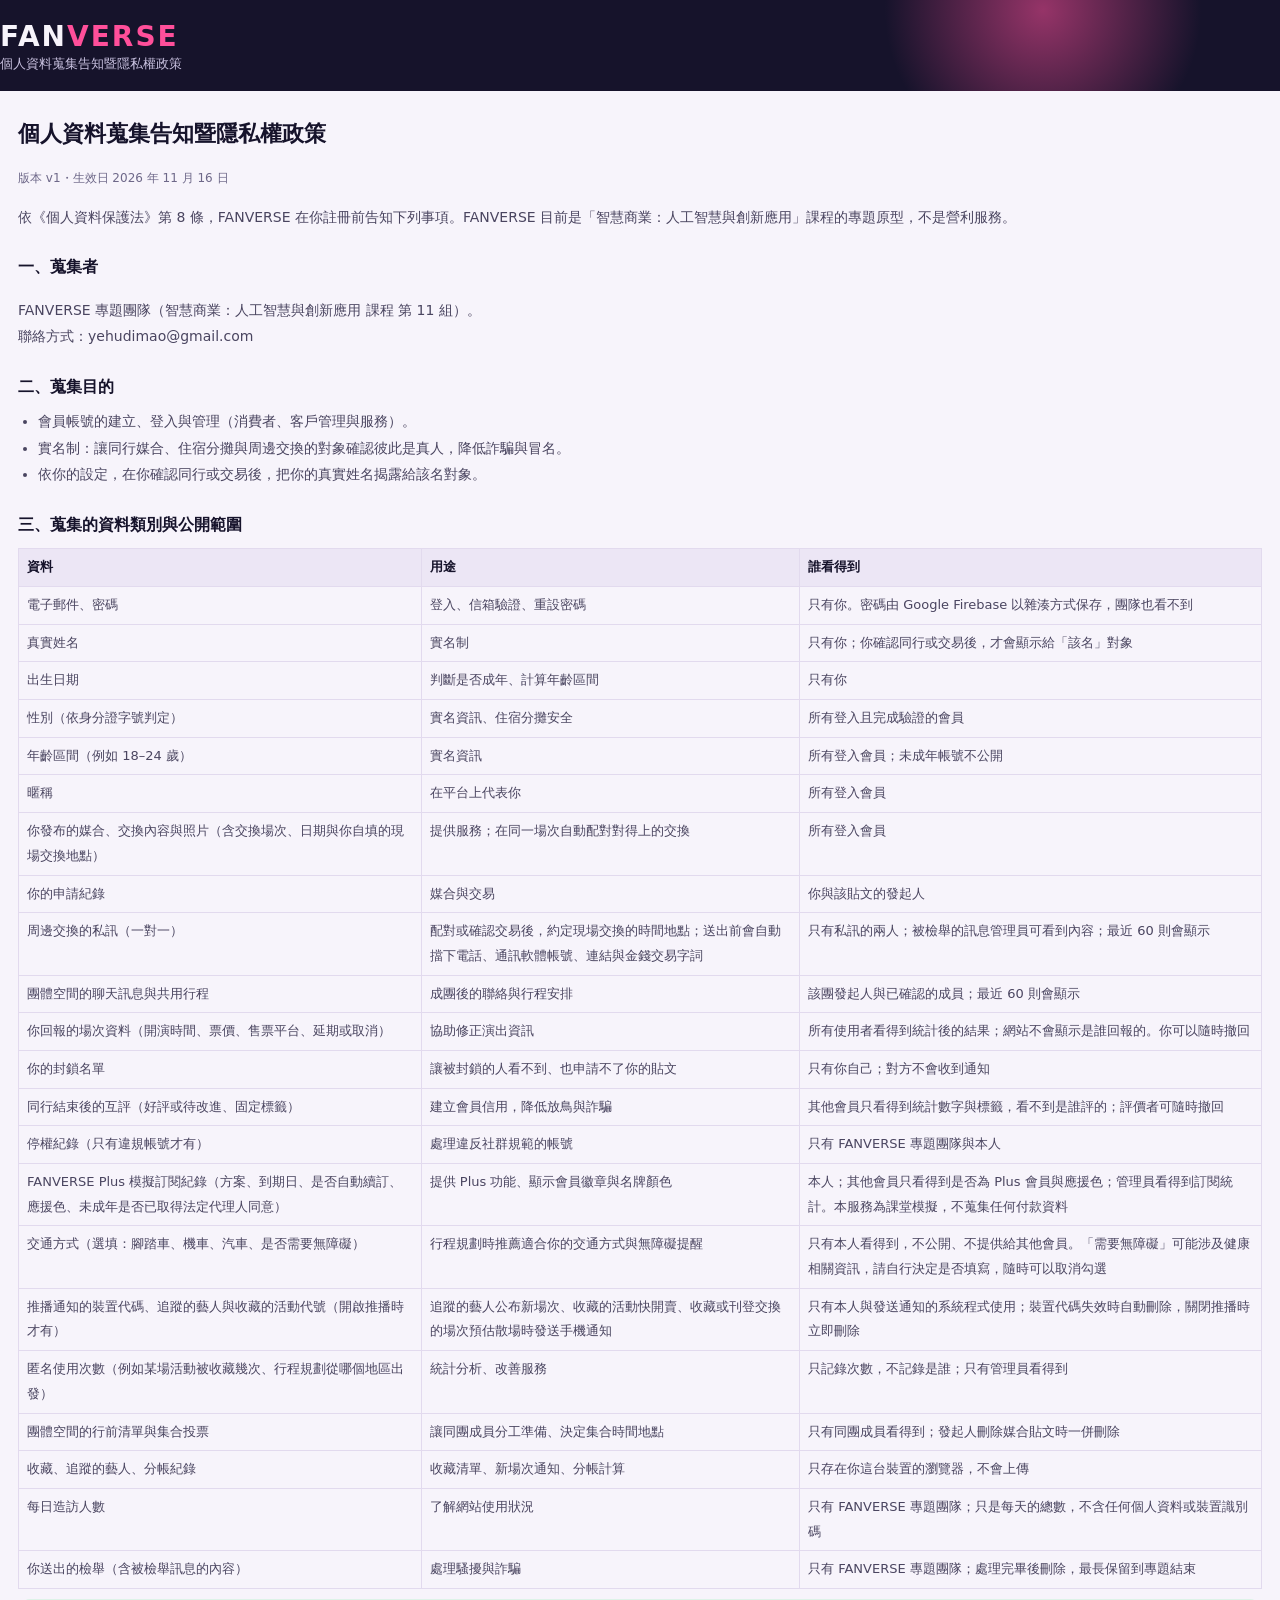
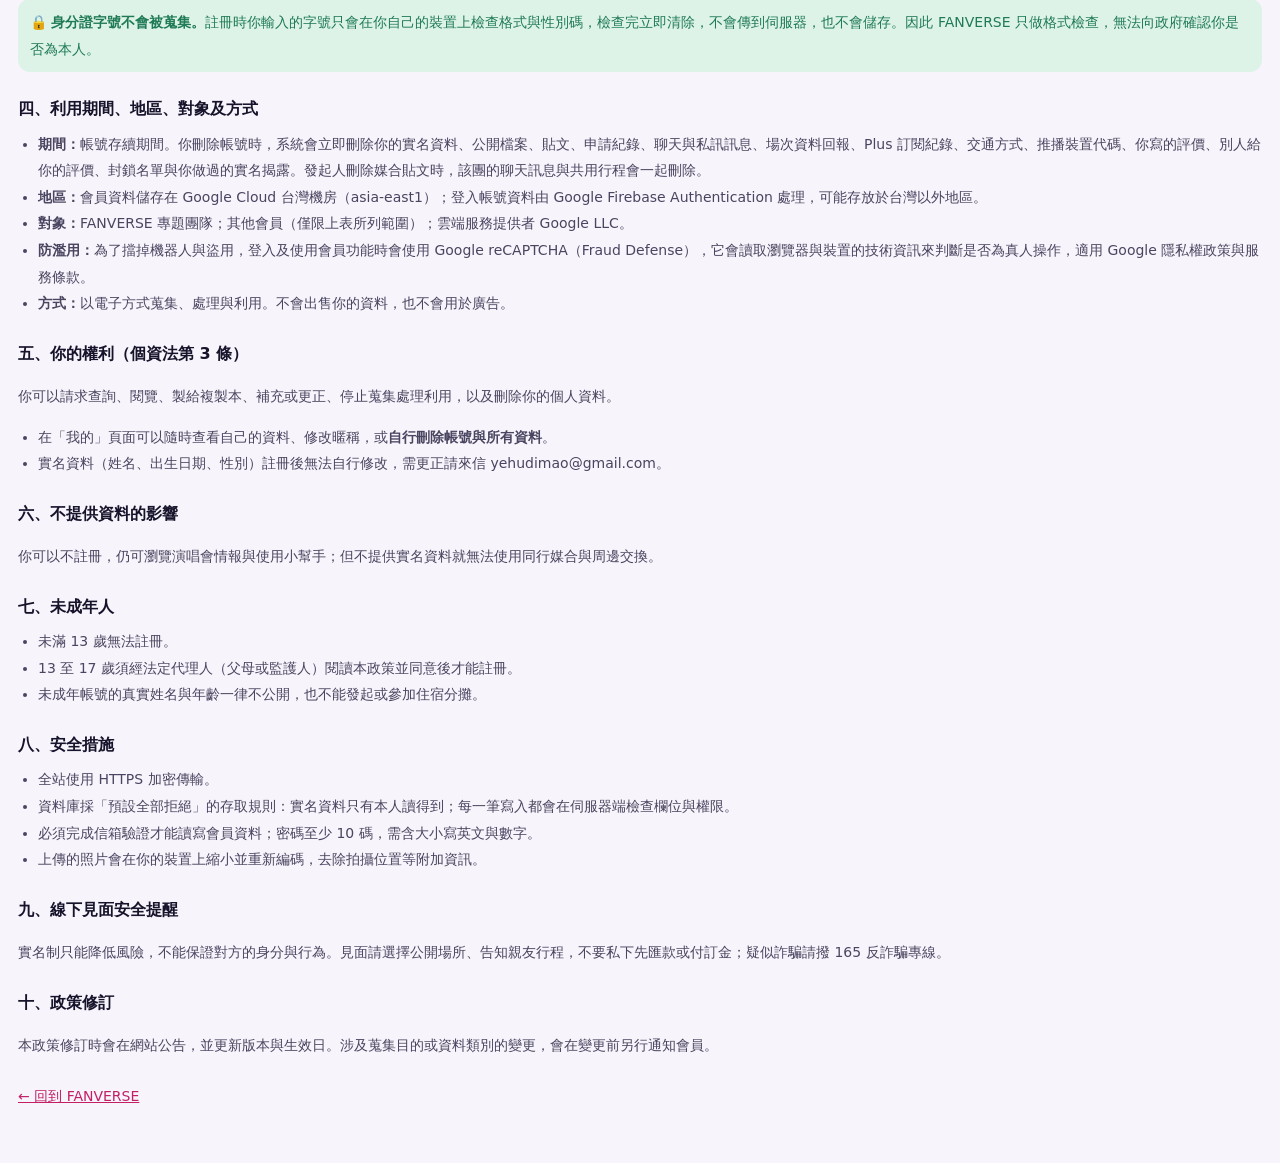
<file: privacy.html>
<!DOCTYPE html>
<html lang="zh-Hant">
<head>
<meta charset="utf-8">
<meta name="viewport" content="width=device-width, initial-scale=1">
<meta http-equiv="Content-Security-Policy" content="default-src 'self'; script-src 'none'; style-src 'self' 'unsafe-inline' https://fonts.googleapis.com; font-src https://fonts.gstatic.com; img-src 'self' data:; object-src 'none'; base-uri 'none'; form-action 'none'">
<meta name="referrer" content="strict-origin-when-cross-origin">
<title>個人資料蒐集告知暨隱私權政策｜FANVERSE</title>
<link rel="stylesheet" href="https://fonts.googleapis.com/css2?family=Noto+Sans+TC:wght@400;500;700;900&family=Space+Grotesk:wght@500;700&display=swap">
<link rel="stylesheet" href="styles.css">
<style>
  .doc{padding:18px 18px 40px;font-size:14px;line-height:1.9;color:var(--body)}
  .doc h1{font-size:22px;color:var(--ink);margin:4px 0 6px}
  .doc h2{font-size:16px;color:var(--ink);margin:22px 0 6px}
  .doc ul{padding-left:20px;margin:6px 0}
  .doc table{width:100%;border-collapse:collapse;font-size:13px;margin:8px 0}
  .doc th,.doc td{border:1px solid var(--line);padding:6px 8px;text-align:left;vertical-align:top}
  .doc th{background:var(--paper2);color:var(--ink)}
  .doc .box{background:var(--okbg);color:var(--ok);border-radius:12px;padding:10px 12px;margin:10px 0}
</style>
</head>
<body>
<div class="app">
  <header class="top"><div class="brand"><a class="logo" href="./" style="color:inherit;text-decoration:none">FAN<span>VERSE</span></a></div><div class="slogan">個人資料蒐集告知暨隱私權政策</div></header>
  <main class="doc">
    <h1>個人資料蒐集告知暨隱私權政策</h1>
    <p class="muted small">版本 v1・生效日 2026 年 11 月 16 日</p>
    <p>依《個人資料保護法》第 8 條，FANVERSE 在你註冊前告知下列事項。FANVERSE 目前是「智慧商業：人工智慧與創新應用」課程的專題原型，不是營利服務。</p>

    <h2>一、蒐集者</h2>
    <p>FANVERSE 專題團隊（智慧商業：人工智慧與創新應用 課程 第 11 組）。<br>聯絡方式：yehudimao@gmail.com</p>

    <h2>二、蒐集目的</h2>
    <ul>
      <li>會員帳號的建立、登入與管理（消費者、客戶管理與服務）。</li>
      <li>實名制：讓同行媒合、住宿分攤與周邊交換的對象確認彼此是真人，降低詐騙與冒名。</li>
      <li>依你的設定，在你確認同行或交易後，把你的真實姓名揭露給該名對象。</li>
    </ul>

    <h2>三、蒐集的資料類別與公開範圍</h2>
    <table>
      <tr><th>資料</th><th>用途</th><th>誰看得到</th></tr>
      <tr><td>電子郵件、密碼</td><td>登入、信箱驗證、重設密碼</td><td>只有你。密碼由 Google Firebase 以雜湊方式保存，團隊也看不到</td></tr>
      <tr><td>真實姓名</td><td>實名制</td><td>只有你；你確認同行或交易後，才會顯示給「該名」對象</td></tr>
      <tr><td>出生日期</td><td>判斷是否成年、計算年齡區間</td><td>只有你</td></tr>
      <tr><td>性別（依身分證字號判定）</td><td>實名資訊、住宿分攤安全</td><td>所有登入且完成驗證的會員</td></tr>
      <tr><td>年齡區間（例如 18–24 歲）</td><td>實名資訊</td><td>所有登入會員；未成年帳號不公開</td></tr>
      <tr><td>暱稱</td><td>在平台上代表你</td><td>所有登入會員</td></tr>
      <tr><td>你發布的媒合、交換內容與照片（含交換場次、日期與你自填的現場交換地點）</td><td>提供服務；在同一場次自動配對對得上的交換</td><td>所有登入會員</td></tr>
      <tr><td>你的申請紀錄</td><td>媒合與交易</td><td>你與該貼文的發起人</td></tr>
      <tr><td>周邊交換的私訊（一對一）</td><td>配對或確認交易後，約定現場交換的時間地點；送出前會自動擋下電話、通訊軟體帳號、連結與金錢交易字詞</td><td>只有私訊的兩人；被檢舉的訊息管理員可看到內容；最近 60 則會顯示</td></tr>
      <tr><td>團體空間的聊天訊息與共用行程</td><td>成團後的聯絡與行程安排</td><td>該團發起人與已確認的成員；最近 60 則會顯示</td></tr>
      <tr><td>你回報的場次資料（開演時間、票價、售票平台、延期或取消）</td><td>協助修正演出資訊</td><td>所有使用者看得到統計後的結果；網站不會顯示是誰回報的。你可以隨時撤回</td></tr>
      <tr><td>你的封鎖名單</td><td>讓被封鎖的人看不到、也申請不了你的貼文</td><td>只有你自己；對方不會收到通知</td></tr>
      <tr><td>同行結束後的互評（好評或待改進、固定標籤）</td><td>建立會員信用，降低放鳥與詐騙</td><td>其他會員只看得到統計數字與標籤，看不到是誰評的；評價者可隨時撤回</td></tr>
      <tr><td>停權紀錄（只有違規帳號才有）</td><td>處理違反社群規範的帳號</td><td>只有 FANVERSE 專題團隊與本人</td></tr>
      <tr><td>FANVERSE Plus 模擬訂閱紀錄（方案、到期日、是否自動續訂、應援色、未成年是否已取得法定代理人同意）</td><td>提供 Plus 功能、顯示會員徽章與名牌顏色</td><td>本人；其他會員只看得到是否為 Plus 會員與應援色；管理員看得到訂閱統計。本服務為課堂模擬，不蒐集任何付款資料</td></tr>
      <tr><td>交通方式（選填：腳踏車、機車、汽車、是否需要無障礙）</td><td>行程規劃時推薦適合你的交通方式與無障礙提醒</td><td>只有本人看得到，不公開、不提供給其他會員。「需要無障礙」可能涉及健康相關資訊，請自行決定是否填寫，隨時可以取消勾選</td></tr>
      <tr><td>推播通知的裝置代碼、追蹤的藝人與收藏的活動代號（開啟推播時才有）</td><td>追蹤的藝人公布新場次、收藏的活動快開賣、收藏或刊登交換的場次預估散場時發送手機通知</td><td>只有本人與發送通知的系統程式使用；裝置代碼失效時自動刪除，關閉推播時立即刪除</td></tr>
      <tr><td>匿名使用次數（例如某場活動被收藏幾次、行程規劃從哪個地區出發）</td><td>統計分析、改善服務</td><td>只記錄次數，不記錄是誰；只有管理員看得到</td></tr>
      <tr><td>團體空間的行前清單與集合投票</td><td>讓同團成員分工準備、決定集合時間地點</td><td>只有同團成員看得到；發起人刪除媒合貼文時一併刪除</td></tr>
      <tr><td>收藏、追蹤的藝人、分帳紀錄</td><td>收藏清單、新場次通知、分帳計算</td><td>只存在你這台裝置的瀏覽器，不會上傳</td></tr>
      <tr><td>每日造訪人數</td><td>了解網站使用狀況</td><td>只有 FANVERSE 專題團隊；只是每天的總數，不含任何個人資料或裝置識別碼</td></tr>
      <tr><td>你送出的檢舉（含被檢舉訊息的內容）</td><td>處理騷擾與詐騙</td><td>只有 FANVERSE 專題團隊；處理完畢後刪除，最長保留到專題結束</td></tr>
    </table>
    <div class="box">🔒 <b>身分證字號不會被蒐集。</b>註冊時你輸入的字號只會在你自己的裝置上檢查格式與性別碼，檢查完立即清除，不會傳到伺服器，也不會儲存。因此 FANVERSE 只做格式檢查，無法向政府確認你是否為本人。</div>

    <h2>四、利用期間、地區、對象及方式</h2>
    <ul>
      <li><b>期間：</b>帳號存續期間。你刪除帳號時，系統會立即刪除你的實名資料、公開檔案、貼文、申請紀錄、聊天與私訊訊息、場次資料回報、Plus 訂閱紀錄、交通方式、推播裝置代碼、你寫的評價、別人給你的評價、封鎖名單與你做過的實名揭露。發起人刪除媒合貼文時，該團的聊天訊息與共用行程會一起刪除。</li>
      <li><b>地區：</b>會員資料儲存在 Google Cloud 台灣機房（asia-east1）；登入帳號資料由 Google Firebase Authentication 處理，可能存放於台灣以外地區。</li>
      <li><b>對象：</b>FANVERSE 專題團隊；其他會員（僅限上表所列範圍）；雲端服務提供者 Google LLC。</li>
      <li><b>防濫用：</b>為了擋掉機器人與盜用，登入及使用會員功能時會使用 Google reCAPTCHA（Fraud Defense），它會讀取瀏覽器與裝置的技術資訊來判斷是否為真人操作，適用 Google 隱私權政策與服務條款。</li>
      <li><b>方式：</b>以電子方式蒐集、處理與利用。不會出售你的資料，也不會用於廣告。</li>
    </ul>

    <h2>五、你的權利（個資法第 3 條）</h2>
    <p>你可以請求查詢、閱覽、製給複製本、補充或更正、停止蒐集處理利用，以及刪除你的個人資料。</p>
    <ul>
      <li>在「我的」頁面可以隨時查看自己的資料、修改暱稱，或<b>自行刪除帳號與所有資料</b>。</li>
      <li>實名資料（姓名、出生日期、性別）註冊後無法自行修改，需更正請來信 yehudimao@gmail.com。</li>
    </ul>

    <h2>六、不提供資料的影響</h2>
    <p>你可以不註冊，仍可瀏覽演唱會情報與使用小幫手；但不提供實名資料就無法使用同行媒合與周邊交換。</p>

    <h2>七、未成年人</h2>
    <ul>
      <li>未滿 13 歲無法註冊。</li>
      <li>13 至 17 歲須經法定代理人（父母或監護人）閱讀本政策並同意後才能註冊。</li>
      <li>未成年帳號的真實姓名與年齡一律不公開，也不能發起或參加住宿分攤。</li>
    </ul>

    <h2>八、安全措施</h2>
    <ul>
      <li>全站使用 HTTPS 加密傳輸。</li>
      <li>資料庫採「預設全部拒絕」的存取規則：實名資料只有本人讀得到；每一筆寫入都會在伺服器端檢查欄位與權限。</li>
      <li>必須完成信箱驗證才能讀寫會員資料；密碼至少 10 碼，需含大小寫英文與數字。</li>
      <li>上傳的照片會在你的裝置上縮小並重新編碼，去除拍攝位置等附加資訊。</li>
    </ul>

    <h2>九、線下見面安全提醒</h2>
    <p>實名制只能降低風險，不能保證對方的身分與行為。見面請選擇公開場所、告知親友行程，不要私下先匯款或付訂金；疑似詐騙請撥 165 反詐騙專線。</p>

    <h2>十、政策修訂</h2>
    <p>本政策修訂時會在網站公告，並更新版本與生效日。涉及蒐集目的或資料類別的變更，會在變更前另行通知會員。</p>

    <p style="margin-top:24px"><a href="./">← 回到 FANVERSE</a></p>
  </main>
</div>
</body>
</html>
</file>
<file: styles.css>
:root{
    --ink:#16132B; --ink2:#241F45; --ink3:#332C5E;
    --paper:#F7F4FB; --paper2:#ECE6F5; --card:#FFFDFE;
    --pink:#FF4F9A; --pinkd:#C21F66; --pinkbg:#FFE3EF;
    --body:#4A4560; --muted:#6E6889; --line:#E2DAEE;
    --text:#16132B; --onink:#F7F4FB;
    --ok:#1F7A55; --okbg:#DDF3E8; --warn:#9A5B00; --warnbg:#FFF0D6; --bad:#B3123F; --badbg:#FFE0E6;
    --sans:'Noto Sans TC', system-ui, -apple-system, 'PingFang TC', 'Microsoft JhengHei', sans-serif;
    --disp:'Space Grotesk', 'Noto Sans TC', system-ui, sans-serif;
  }
  *{box-sizing:border-box}
  html,body{margin:0;padding:0}
  body{font-family:var(--sans);color:var(--body);background:#0E0C1D;-webkit-font-smoothing:antialiased}
  button,input,select,textarea{font:inherit;color:inherit}
  button{cursor:pointer}
  .app{max-width:440px;margin:0 auto;min-height:100vh;background:var(--paper);position:relative;box-shadow:0 0 60px rgba(255,79,154,.12)}
  /* header */
  .top{background:var(--ink);color:var(--onink);padding:18px 20px 16px;position:sticky;top:0;z-index:20;overflow:hidden}
  .top::after{content:"";position:absolute;right:-60px;top:-80px;width:200px;height:200px;border-radius:50%;background:radial-gradient(circle,rgba(255,79,154,.55),rgba(255,79,154,0) 70%)}
  .brand{display:flex;align-items:center;justify-content:space-between;position:relative;z-index:1}
  .logo{font-family:var(--disp);font-weight:700;font-size:24px;letter-spacing:2px}
  .logo span{color:var(--pink)}
  .slogan{font-size:13px;color:#C9C2E0;margin-top:2px;position:relative;z-index:1}
  .badge{display:inline-flex;align-items:center;gap:4px;font-size:12px;font-weight:700;padding:4px 10px;border-radius:999px;background:rgba(255,79,154,.18);color:#FFB3D2;border:1px solid rgba(255,79,154,.5)}
  .note-bar{font-size:12px;background:var(--warnbg);color:var(--warn);padding:8px 16px;text-align:center}
  main{padding:16px 16px 110px}
  h2.vt{font-size:22px;color:var(--text);margin:6px 0 14px;font-weight:900}
  .vsub{font-size:13px;color:var(--muted);margin:-10px 0 14px}
  /* tabs */
  .tabs{position:fixed;bottom:0;left:50%;transform:translateX(-50%);width:100%;max-width:440px;background:var(--card);border-top:1px solid var(--line);display:flex;z-index:30;padding:6px 4px calc(6px + env(safe-area-inset-bottom))}
  .tab{flex:1;background:none;border:0;display:flex;flex-direction:column;align-items:center;gap:2px;padding:6px 0;color:var(--muted);font-size:11px;font-weight:500}
  .tab svg{width:24px;height:24px}
  .tab.on{color:var(--pinkd);font-weight:700}
  /* chips */
  .chips{display:flex;gap:8px;overflow-x:auto;padding-bottom:4px;margin-bottom:12px;scrollbar-width:none}
  .chips::-webkit-scrollbar{display:none}
  .chip{flex:none;border:1px solid var(--line);background:var(--card);border-radius:999px;padding:6px 14px;font-size:13px;color:var(--body)}
  .chip.on{background:var(--ink);border-color:var(--ink);color:var(--onink);font-weight:700}
  .search{width:100%;border:1px solid var(--line);background:var(--card);border-radius:14px;padding:11px 14px;font-size:15px;margin-bottom:12px;outline:none}
  .search:focus{border-color:var(--pink)}
  /* cards */
  .card{background:var(--card);border-radius:18px;padding:14px;margin-bottom:12px;box-shadow:0 1px 0 var(--line),0 6px 18px rgba(22,19,43,.05);border:1px solid var(--line)}
  .concert{display:flex;gap:12px;align-items:stretch;cursor:pointer}
  .date{flex:none;width:64px;border-radius:14px;background:var(--ink);color:var(--onink);display:flex;flex-direction:column;align-items:center;justify-content:center;padding:8px 0}
  .date .md{font-family:var(--disp);font-size:22px;font-weight:700;line-height:1}
  .date .wd{font-size:12px;color:#C9C2E0;margin-top:4px}
  .cinfo{flex:1;min-width:0}
  .artist{font-size:12px;color:var(--pinkd);font-weight:700;letter-spacing:.5px}
  .ctitle{font-size:16px;font-weight:700;color:var(--text);margin:2px 0 4px;line-height:1.35}
  .meta{font-size:13px;color:var(--muted);display:flex;flex-wrap:wrap;gap:4px 10px}
  .pills{display:flex;gap:6px;flex-wrap:wrap;margin-top:8px}
  .pill{font-size:12px;padding:3px 9px;border-radius:999px;background:var(--paper2);color:var(--body);font-weight:500}
  .pill.hot{background:var(--pinkbg);color:var(--pinkd);font-weight:700}
  .pill.ok{background:var(--okbg);color:var(--ok);font-weight:700}
  .star{flex:none;background:none;border:0;font-size:22px;line-height:1;color:#BDB4D6;padding:0 2px;align-self:flex-start}
  .star.on{color:var(--pink)}
  /* posts */
  .ptop{display:flex;justify-content:space-between;align-items:flex-start;gap:8px}
  .ptitle{font-size:16px;font-weight:700;color:var(--text);margin:6px 0 2px;line-height:1.4}
  .psub{font-size:13px;color:var(--muted)}
  .bar{height:8px;background:var(--paper2);border-radius:999px;overflow:hidden;margin:10px 0 6px}
  .bar i{display:block;height:100%;background:linear-gradient(90deg,var(--pink),#FF8FBF);border-radius:999px}
  .prow{display:flex;justify-content:space-between;align-items:center;font-size:13px;color:var(--body);gap:8px}
  .host{display:flex;align-items:center;gap:8px;font-size:13px;color:var(--body);margin-top:10px}
  .avatar{width:28px;height:28px;border-radius:50%;background:var(--ink3);color:#fff;display:flex;align-items:center;justify-content:center;font-size:13px;font-weight:700;flex:none}
  .ver{color:var(--ok);font-size:12px;font-weight:700}
  .actions{display:flex;gap:8px;margin-top:12px}
  .btn{border:0;border-radius:12px;padding:10px 14px;font-size:14px;font-weight:700;background:var(--ink);color:var(--onink);text-wrap:balance}
  .btn.pink{background:var(--pink);color:var(--text)}
  .btn.ghost{background:var(--paper2);color:var(--text)}
  .btn.line{background:transparent;border:1px solid var(--line);color:var(--body)}
  .btn.full{width:100%}
  .btn:disabled{opacity:.5;cursor:not-allowed}
  .fab.plus{width:56px;height:56px;padding:0;font-size:30px;line-height:1;display:flex;align-items:center;justify-content:center}
  .totop{position:fixed;right:max(16px, calc(50% - 204px));bottom:88px;z-index:24;width:44px;height:44px;border-radius:50%;border:1px solid var(--line);background:var(--card);color:var(--text);font-size:20px;font-weight:900;box-shadow:0 6px 18px rgba(14,12,29,.25);display:flex;align-items:center;justify-content:center;opacity:0;pointer-events:none;transform:translateY(8px);transition:opacity .2s,transform .2s}
  .totop.show{opacity:1;pointer-events:auto;transform:none}
  .totop.up,body:has(.fab) .totop{bottom:150px;margin-right:6px}
  .fab{position:fixed;right:max(16px, calc(50% - 204px));bottom:88px;z-index:25;border:0;border-radius:999px;background:var(--pink);color:var(--text);font-weight:900;font-size:15px;padding:13px 20px;box-shadow:0 8px 24px rgba(255,79,154,.45)}
  .safe{font-size:12px;color:var(--muted);background:var(--paper2);border-radius:12px;padding:10px 12px;margin-bottom:12px;line-height:1.6}
  .thumb{width:76px;height:76px;border-radius:12px;object-fit:cover;flex:none;background:var(--paper2)}
  .ph{width:76px;height:76px;border-radius:12px;flex:none;background:linear-gradient(135deg,var(--ink2),var(--ink3));display:flex;align-items:center;justify-content:center;color:var(--pink);font-family:var(--disp);font-weight:700;font-size:13px;text-align:center;line-height:1.2}
  .trade{display:flex;gap:12px}
  .swap{font-size:14px;color:var(--text);line-height:1.5;margin-top:4px}
  .swap b{color:var(--pinkd)}
  .empty{text-align:center;color:var(--muted);font-size:14px;padding:30px 10px}
  /* sheet */
  .veil{position:fixed;inset:0;background:rgba(14,12,29,.55);z-index:50;display:flex;align-items:flex-end;justify-content:center}
  .veil.hidden{display:none}
  .sheet{background:var(--paper);width:100%;max-width:440px;max-height:90vh;overflow-y:auto;border-radius:22px 22px 0 0;padding:18px 18px calc(24px + env(safe-area-inset-bottom));animation:up .25s ease-out}
  @keyframes up{from{transform:translateY(40px);opacity:0}to{transform:none;opacity:1}}
  .sheet-h{display:flex;justify-content:space-between;align-items:center;margin-bottom:10px}
  .sheet-h h3{margin:0;font-size:19px;color:var(--text)}
  .x{background:var(--paper2);border:0;border-radius:50%;width:32px;height:32px;font-size:16px;color:var(--text)}
  .hero{background:var(--ink);color:var(--onink);border-radius:18px;padding:16px;margin-bottom:12px;position:relative;overflow:hidden}
  .hero::after{content:"";position:absolute;right:-40px;bottom:-60px;width:160px;height:160px;border-radius:50%;background:radial-gradient(circle,rgba(255,79,154,.5),rgba(255,79,154,0) 70%)}
  .hero .artist{color:var(--pink)}
  .hero .ctitle{color:var(--onink);font-size:18px}
  .count{font-family:var(--disp);font-size:30px;font-weight:700;color:var(--pink)}
  .sec{margin:14px 0 6px;font-size:14px;font-weight:700;color:var(--text)}
  ul.list{margin:0;padding-left:20px;font-size:14px;line-height:1.75}
  .kv{display:grid;grid-template-columns:72px 1fr;gap:6px 10px;font-size:14px}
  .kv dt{color:var(--muted)} .kv dd{margin:0;color:var(--text)}
  .grid2{display:grid;grid-template-columns:1fr 1fr;gap:8px}
  label.f{display:block;font-size:13px;font-weight:700;color:var(--text);margin:12px 0 6px}
  .in{width:100%;border:1px solid var(--line);background:var(--card);border-radius:12px;padding:10px 12px;font-size:15px;outline:none}
  .in:focus{border-color:var(--pink)}
  textarea.in{min-height:96px;resize:vertical;line-height:1.6}
  .seg{display:flex;background:var(--paper2);border-radius:12px;padding:4px;gap:4px}
  .seg button{flex:1;border:0;background:transparent;border-radius:9px;padding:8px 0;font-size:14px;color:var(--body)}
  .seg button.on{background:var(--card);color:var(--pinkd);font-weight:700;box-shadow:0 1px 4px rgba(22,19,43,.12)}
  /* AI */
  .aicard{background:var(--ink);color:#C9C2E0;border-radius:20px;padding:16px;margin-bottom:14px;border:1px solid var(--ink3)}
  .aicard h3{margin:0 0 4px;color:var(--onink);font-size:18px;display:flex;align-items:center;gap:8px}
  .aicard p.d{margin:0 0 6px;font-size:13px}
  .aicard label.f{color:var(--onink)}
  .aicard .in{background:var(--ink2);border-color:var(--ink3);color:var(--onink)}
  .aicard .chip{background:var(--ink2);border-color:var(--ink3);color:#C9C2E0}
  .aicard .chip.on{background:var(--pink);border-color:var(--pink);color:var(--text)}
  .aicard .btn.line{border-color:#5B5390;color:#E4DEF4}
  .ai-tag{font-family:var(--disp);font-size:11px;font-weight:700;background:var(--pink);color:var(--text);border-radius:6px;padding:2px 6px;letter-spacing:1px}
  .result{background:var(--card);color:var(--body);border-radius:16px;padding:14px;margin-top:12px}
  .tl{position:relative;margin:8px 0 0;padding:0}
  .tl li{list-style:none;position:relative;padding:0 0 14px 64px;font-size:14px;line-height:1.55}
  .tl li::before{content:"";position:absolute;left:51px;top:6px;width:9px;height:9px;border-radius:50%;background:var(--pink)}
  .tl li::after{content:"";position:absolute;left:55px;top:17px;bottom:0;width:1px;background:var(--line)}
  .tl li:last-child::after{display:none}
  .tl .t{position:absolute;left:0;top:0;font-family:var(--disp);font-weight:700;color:var(--pinkd);font-size:14px}
  .tl b{color:var(--text)}
  .tl .c{font-size:12px;color:var(--muted)}
  .risk{display:flex;align-items:center;gap:12px;margin-bottom:8px}
  .lvl{font-size:22px;font-weight:900;border-radius:12px;padding:6px 14px}
  .lvl.low{background:var(--okbg);color:var(--ok)} .lvl.mid{background:var(--warnbg);color:var(--warn)} .lvl.high{background:var(--badbg);color:var(--bad)}
  .meter{flex:1;height:10px;border-radius:999px;background:linear-gradient(90deg,#3DBE85,#F5B83D,#E2365B);position:relative}
  .meter i{position:absolute;top:-5px;width:4px;height:20px;background:var(--ink);border-radius:2px}
  .src{font-size:11px;color:var(--muted);margin-top:8px}
  .spin{display:inline-block;width:14px;height:14px;border:2px solid rgba(255,255,255,.35);border-top-color:var(--pink);border-radius:50%;animation:sp 0.8s linear infinite;vertical-align:-2px;margin-right:6px}
  @keyframes sp{to{transform:rotate(360deg)}}
  .think{font-size:13px;color:var(--muted);white-space:pre-wrap;margin-top:8px}
  /* me */
  .plan{border-radius:16px;padding:14px;border:1px solid var(--line);background:var(--card)}
  .plan.vip{border:2px solid var(--pink);background:linear-gradient(160deg,var(--pinkbg),var(--card))}
  .price{font-family:var(--disp);font-size:24px;font-weight:700;color:var(--pinkd)}
  .feat{font-size:13px;line-height:1.8;margin:6px 0 0;padding-left:18px}
  .toast{position:fixed;left:50%;bottom:96px;transform:translateX(-50%);background:var(--ink);color:var(--onink);padding:10px 16px;border-radius:12px;font-size:14px;z-index:60;opacity:0;pointer-events:none;transition:opacity .2s;max-width:90%;text-align:center}
  .toast.show{opacity:1}
  .upl{display:flex;gap:12px;align-items:center}
  .upl .ph,.upl .thumb{width:96px;height:96px}
  .muted{color:var(--muted)}
  .small{font-size:12px}
  a{color:var(--pinkd)}
  /* ---- 帳號系統 ---- */
  .gate{text-align:center;padding:24px 18px}
  .gate-ic{font-size:34px;margin-bottom:6px}
  .gate .psub{margin:6px 0 14px;line-height:1.7}
  .formcard{background:var(--card);border:1px solid var(--line);border-radius:18px;padding:16px;margin-bottom:12px}
  .formcard h3{margin:0 0 4px;font-size:18px;color:var(--text)}
  .hint{font-size:12px;color:var(--muted);margin-top:4px;line-height:1.6}
  .err{font-size:13px;color:var(--bad);background:var(--badbg);border-radius:10px;padding:8px 10px;margin-top:10px;line-height:1.6}
  .okbox{font-size:13px;color:var(--ok);background:var(--okbg);border-radius:10px;padding:8px 10px;line-height:1.6;flex-basis:100%}
  .check{display:flex;gap:8px;align-items:flex-start;font-size:13px;line-height:1.6;margin-top:12px;color:var(--body)}
  .check input{margin-top:4px;flex:none;width:16px;height:16px;accent-color:var(--pinkd)}
  .lock{display:flex;gap:8px;align-items:flex-start;font-size:12px;color:var(--ok);background:var(--okbg);border-radius:10px;padding:8px 10px;margin-top:8px;line-height:1.6}
  .linkbtn{background:none;border:0;color:var(--pinkd);font-weight:700;font-size:13px;padding:6px 0;text-decoration:underline}
  .actions{flex-wrap:wrap}
  .pubcard{border:2px dashed var(--line);border-radius:16px;padding:12px;margin-top:8px}
  .rowline{display:flex;justify-content:space-between;align-items:center;gap:8px;padding:10px 0;border-bottom:1px solid var(--line);font-size:14px}
  .rowline:last-child{border-bottom:0}
  .danger{background:var(--bad);color:#fff}
  .acct{font-size:12px;color:#FFB3D2;font-weight:700;max-width:150px;overflow:hidden;text-overflow:ellipsis;white-space:nowrap}
  /* reCAPTCHA 標誌改用登入頁的文字說明，避免擋住底部選單 */
  .grecaptcha-badge{visibility:hidden}
  /* 團體空間聊天室 */
  .chat{max-height:46vh;min-height:180px;overflow-y:auto;background:var(--paper2);border-radius:14px;padding:10px;display:flex;flex-direction:column;gap:8px;margin-bottom:10px}
  .msg{max-width:86%;align-self:flex-start;background:var(--card);border-radius:12px 12px 12px 4px;padding:8px 10px;box-shadow:0 1px 3px rgba(22,19,43,.08)}
  .msg.me{align-self:flex-end;background:var(--okbg);border-radius:12px 12px 4px 12px}
  .msg .mh{display:flex;gap:6px;align-items:center;font-size:11px;color:var(--muted);margin-bottom:2px;flex-wrap:wrap}
  .msg .mh b{color:var(--text);font-size:12px}
  .msg .tag{font-size:10px;border:1px solid var(--line);border-radius:999px;padding:0 6px}
  .msg .mb{font-size:14px;color:var(--body);white-space:pre-wrap;word-break:break-word;line-height:1.55}
  .msg .mo{display:flex;gap:10px;justify-content:flex-end;margin-top:2px}
  .msg .mwarn{font-size:11px;color:var(--warn);background:var(--warnbg);border-radius:8px;padding:4px 6px;margin-top:4px;line-height:1.5}
  .lnk{border:0;background:none;padding:0;font-size:11px;color:var(--muted);text-decoration:underline;cursor:pointer}
  .chatbar{display:flex;gap:8px}
  .chatbar .in{flex:1;margin:0}
  .dot{display:inline-block;width:8px;height:8px;border-radius:50%;background:#ff3b5c;margin-left:6px;vertical-align:middle;box-shadow:0 0 0 2px var(--card)}
  .tab{position:relative}
  .tab .dot{position:absolute;top:4px;left:calc(50% + 8px);margin:0}
  .crowd{display:inline-block;font-size:11px;color:var(--warn);background:var(--warnbg);border-radius:999px;padding:1px 8px;margin-left:4px;font-weight:500}
  .fixbox .btn,.rowline>.btn,.ptop .btn{flex-shrink:0;white-space:nowrap}
  .fixbox{display:flex;align-items:center;justify-content:space-between;gap:10px;margin-top:14px;padding:10px 12px;border:1px dashed var(--line);border-radius:12px;font-size:13px;color:var(--muted)}
  #fxSeg button{flex:1 1 45%}
  /* 搜尋建議 */
  .sbox{position:relative;margin-bottom:12px}
  .sbox .search{margin-bottom:0;padding-right:40px}
  .sbox .search::-webkit-search-cancel-button{display:none}
  .sclear{position:absolute;right:8px;top:50%;transform:translateY(-50%);border:0;background:var(--paper2);color:var(--muted);width:26px;height:26px;border-radius:50%;font-size:12px;cursor:pointer}
  .sug{position:absolute;left:0;right:0;top:calc(100% + 6px);z-index:15;background:var(--card);border:1px solid var(--line);border-radius:14px;box-shadow:0 10px 30px rgba(22,19,43,.16);overflow:hidden;max-height:60vh;overflow-y:auto}
  .sg-h{font-size:11px;color:var(--muted);padding:8px 14px 4px}
  .sg{display:flex;gap:10px;align-items:flex-start;padding:10px 14px;font-size:14px;color:var(--body);cursor:pointer;border-top:1px solid var(--paper2)}
  .sg:first-child,.sg-h+.sg{border-top:0}
  .sg.on,.sg:hover{background:var(--paper2)}
  .sg-ic{flex:none;width:18px;text-align:center}
  .sg b{color:var(--text)}
  .sg mark{background:var(--pinkbg);color:inherit;border-radius:3px;padding:0 1px}
  .sg-sub{display:block;font-size:12px;color:var(--muted);margin-top:1px}
  .sg-tag{font-size:10px;color:var(--warn);background:var(--warnbg);border-radius:999px;padding:1px 6px;margin-left:6px;font-weight:500}
  .mhead{display:flex;align-items:center;justify-content:space-between;gap:10px;background:var(--card);border:1px solid var(--line);border-radius:14px;padding:10px 12px;margin-bottom:12px;font-size:14px;color:var(--text)}
  .picker .sug{z-index:25}
  /* ===== 平板與電腦版面 ===== */
  .topin{position:relative;z-index:1}
  .cgrid{display:block}
  @media (min-width:700px){
    body{background:var(--paper)}
    .app{max-width:none;box-shadow:none}
    .top{padding:20px 0 18px}
    .top::after{right:6%;width:320px;height:320px;top:-150px}
    .topin{max-width:980px;margin:0 auto;padding:0 28px}
    .logo{font-size:28px}
    main{max-width:980px;margin:0 auto;padding:24px 28px 120px}
    main[data-view="ai"],main[data-view="me"]{max-width:760px}
    h2.vt{font-size:26px}
    .cgrid{display:grid;grid-template-columns:repeat(2,minmax(0,1fr));gap:14px;align-items:stretch}
    .cgrid>.card{margin-bottom:0}
    .tabs{max-width:none;border-top:1px solid var(--line);justify-content:center}
    .tab{flex:0 1 150px}
    .fab,.totop{right:max(24px, calc(50% - 466px))}
    /* 詳細資訊改成置中的視窗，不再從底部滑出 */
    .veil{align-items:center;padding:24px}
    .sheet{max-width:620px;border-radius:22px;max-height:86vh;padding:22px 24px 26px;box-shadow:0 30px 80px rgba(14,12,29,.35)}
    .note-bar{font-size:13px}
  }
  @media (min-width:1080px){
    .topin{max-width:1240px;padding:0 32px}
    .shell{max-width:1240px;margin:0 auto;display:grid;grid-template-columns:220px minmax(0,1fr);grid-template-areas:"note note" "nav main";column-gap:28px;padding:0 32px}
    #noteBar{grid-area:note}
    main{grid-area:main;max-width:none;margin:0;padding:28px 0 80px}
    main[data-view="ai"],main[data-view="me"]{max-width:820px}
    .tabs{grid-area:nav;position:sticky;top:96px;left:auto;bottom:auto;transform:none;width:auto;max-width:none;flex-direction:column;align-self:start;background:transparent;border:0;padding:28px 0 0;gap:4px}
    .tab{flex:none;flex-direction:row;justify-content:flex-start;gap:12px;padding:12px 16px;font-size:15px;border-radius:14px;color:var(--body)}
    .tab:hover{background:var(--paper2)}
    .tab.on{background:var(--pinkbg);color:var(--pinkd)}
    .tab svg{width:22px;height:22px}
    .tab .dot{position:static;margin-left:auto}
    .cgrid{grid-template-columns:repeat(auto-fill,minmax(330px,1fr));gap:16px}
    .fab{right:max(32px, calc(50% - 588px));bottom:32px}
    .totop{right:max(32px, calc(50% - 588px));bottom:32px}
    .totop.up,body:has(.fab) .totop{bottom:92px}
    .toast{bottom:32px}
  }
  .rep{display:inline-block;font-size:11px;color:var(--ok);background:var(--okbg);border-radius:999px;padding:0 7px;margin-left:2px}
  .lnk.danger{color:var(--bad)}
  .ops{display:flex;flex-wrap:wrap;gap:8px;margin-top:10px}
  .btn.sm{padding:6px 10px;font-size:12px;border-radius:10px}
  .btn.danger{color:var(--bad)}
  .quote{font-size:13px;background:var(--paper2);border-radius:10px;padding:8px 10px;margin:6px 0;white-space:pre-wrap;word-break:break-word}
  .stats{display:flex;align-items:flex-end;gap:6px;height:130px;margin:8px 0 6px}
  .stats .st{flex:1;display:flex;flex-direction:column;align-items:center;justify-content:flex-end;height:100%;font-size:10px;color:var(--muted)}
  .stats .st i{display:block;width:100%;max-width:26px;background:var(--pink);border-radius:6px 6px 2px 2px;min-height:3px}
  .stats .st b{font-size:11px;color:var(--text);order:-1}
  .tagchk{display:inline-flex;align-items:center;gap:4px;font-size:12px;border:1px solid var(--line);border-radius:999px;padding:3px 10px;cursor:pointer}
  .tagchk input{accent-color:var(--pink)}
  .tagchk.b{color:var(--warn)}
  /* 全台活動：種類切換、地區子選單、展期 */
  .kindseg{margin-bottom:12px}
  .kindseg .cnt{display:inline-block;margin-left:4px;font-size:11px;font-weight:500;color:var(--muted)}
  .chips.sub{margin-top:-6px}
  .chips.sub .chip{font-size:12px;padding:4px 12px}
  @media (max-width:480px){.chip{padding:6px 11px}}
  .date.open{background:var(--pinkd)}
  .date.open .md{font-size:15px;font-family:var(--sans)}
  .date.open .wd{color:#FFE3EF}
  /* Plus */
  .plusb{display:inline-block;font-size:10px;font-weight:700;color:var(--pinkd);background:var(--pinkbg);border-radius:999px;padding:0 6px;margin-left:4px;vertical-align:1px}
  .mock{font-size:13px;background:var(--warnbg);color:var(--warn);border-radius:12px;padding:10px 12px;margin-bottom:12px;line-height:1.6}
  .plans{display:grid;grid-template-columns:1fr 1fr;gap:10px;margin-bottom:12px}
  .plan{position:relative;background:var(--card);border:1px solid var(--line);border-radius:16px;padding:16px 14px;display:flex;flex-direction:column;gap:6px}
  .plan.best{border:2px solid var(--pink)}
  .plan .tag{position:absolute;top:-10px;right:12px;background:var(--pink);color:#fff;font-size:11px;font-weight:700;border-radius:999px;padding:2px 8px}
  .plan .pn{font-weight:700;color:var(--text)}
  .plan .pp{font-family:var(--disp);font-size:28px;font-weight:700;color:var(--text)}
  .plan .pp span{font-size:13px;color:var(--muted);font-family:var(--sans);font-weight:500}
  .plan .btn{margin-top:auto}
  .ptab{width:100%;border-collapse:collapse;font-size:13px}
  .ptab th,.ptab td{padding:7px 4px;border-bottom:1px solid var(--line);text-align:left;vertical-align:top}
  .ptab th{color:var(--muted);font-weight:500}
  .ptab td:first-child{color:var(--text)}
  .ptab td:last-child b{color:var(--pinkd)}
  .plushero{border:1px solid var(--pinkbg);background:linear-gradient(135deg,var(--card),var(--pinkbg))}
  .cheers{display:flex;flex-wrap:wrap;gap:8px}
  .cheer{display:inline-flex;align-items:center;gap:6px;border:1px solid var(--line);background:var(--card);border-radius:999px;padding:5px 12px 5px 6px;font-size:13px}
  .cheer i{width:18px;height:18px;border-radius:50%;background:var(--c)}
  .cheer.on{border-color:var(--c);box-shadow:0 0 0 2px var(--c) inset;font-weight:700}
  .promo{display:flex;gap:10px;align-items:flex-start;font-size:13px;line-height:1.6;border-style:dashed}
  .promo .lnk{font-size:13px;color:var(--pinkd);margin-left:4px}
  .newshow{border:2px solid var(--pink);margin-bottom:12px}
  .newshow .rowline{cursor:pointer}
  .split .grid2{align-items:center}
  @media (min-width:700px){ .plans{max-width:560px} }
  .tl li.tlday{list-style:none;margin:14px 0 6px -2px;padding:6px 12px;border-radius:10px;background:var(--pinkbg);color:var(--pinkd);font-weight:900;font-size:14px}
  .tl li.tlday::before,.tl li.tlday::after{display:none}

/* 數據分析、交通導覽、推薦、團體準備 */
.bar{display:grid;grid-template-columns:minmax(80px,38%) 1fr auto;align-items:center;gap:8px;font-size:13px;margin:5px 0}
.bar span{overflow:hidden;text-overflow:ellipsis;white-space:nowrap}
.bar i{display:block;height:10px;border-radius:5px;background:var(--pink)}
.bar b{font-variant-numeric:tabular-nums}
.kpi{background:var(--pinkbg);border-radius:12px;padding:10px 12px;margin:4px 0}
.kpi b{display:block;font-size:22px;color:var(--text)}
.kpi span{font-size:12px;color:var(--muted)}
.route{list-style:none;margin:0 0 10px;padding:0 0 0 18px;border-left:4px solid var(--line)}
.route li{position:relative;padding:4px 0 10px 10px;font-size:14px;line-height:1.6}
.route li::before{content:'';position:absolute;left:-29px;top:8px;width:14px;height:14px;border-radius:50%;background:#8A82A8;border:3px solid #fff;box-shadow:0 0 0 1px var(--line)}
.route li.go::before{background:#F28C28}.route li.arr::before,.route li.metro::before{background:#2E7BD6}.route li.venue::before{background:var(--pink)}
.route .t{display:inline-block;min-width:48px;font-weight:700;color:var(--text)}
.rec .rowline{cursor:pointer}

/* ---------- 深色模式：跟隨系統（沒有指定時），或手動選擇 ---------- */
:root[data-theme="dark"]{color-scheme:dark;--paper:#121025; --paper2:#231E3F; --card:#1B1832; --text:#F4F0FF; --body:#D9D3EA; --muted:#A39CC0; --line:#302A52;
    --ok:#62D3A2; --okbg:#12302A; --warn:#F5B83D; --warnbg:#3A2B0E; --bad:#FF7393; --badbg:#3E1325;}
@media (prefers-color-scheme:dark){:root:not([data-theme="light"]){color-scheme:dark;--paper:#121025; --paper2:#231E3F; --card:#1B1832; --text:#F4F0FF; --body:#D9D3EA; --muted:#A39CC0; --line:#302A52;
    --ok:#62D3A2; --okbg:#12302A; --warn:#F5B83D; --warnbg:#3A2B0E; --bad:#FF7393; --badbg:#3E1325;}}
:root[data-theme="light"]{color-scheme:light}

.bl{min-width:0}
.br{display:flex;flex-direction:column;align-items:flex-end;gap:6px;flex-shrink:0;margin-left:10px}
.prefs{display:flex;gap:6px}
.prefb{border:1px solid rgba(255,255,255,.25);background:rgba(255,255,255,.08);color:#E4DEF4;border-radius:999px;padding:3px 10px;font-size:12px;font-weight:700;white-space:nowrap}
:root[data-theme="dark"] .btn:not(.pink):not(.line):not(.danger){background:#3A3366}
:root[data-theme="dark"] .chip.on{background:var(--pink);border-color:var(--pink);color:#fff}
:root[data-theme="dark"] .btn.pink,.fab{color:#fff}
@media (prefers-color-scheme:dark){
:root:not([data-theme="light"]) .btn:not(.pink):not(.line):not(.danger){background:#3A3366}
:root:not([data-theme="light"]) .chip.on{background:var(--pink);border-color:var(--pink);color:#fff}
:root:not([data-theme="light"]) .btn.pink,.fab{color:#fff}
}
</file>
